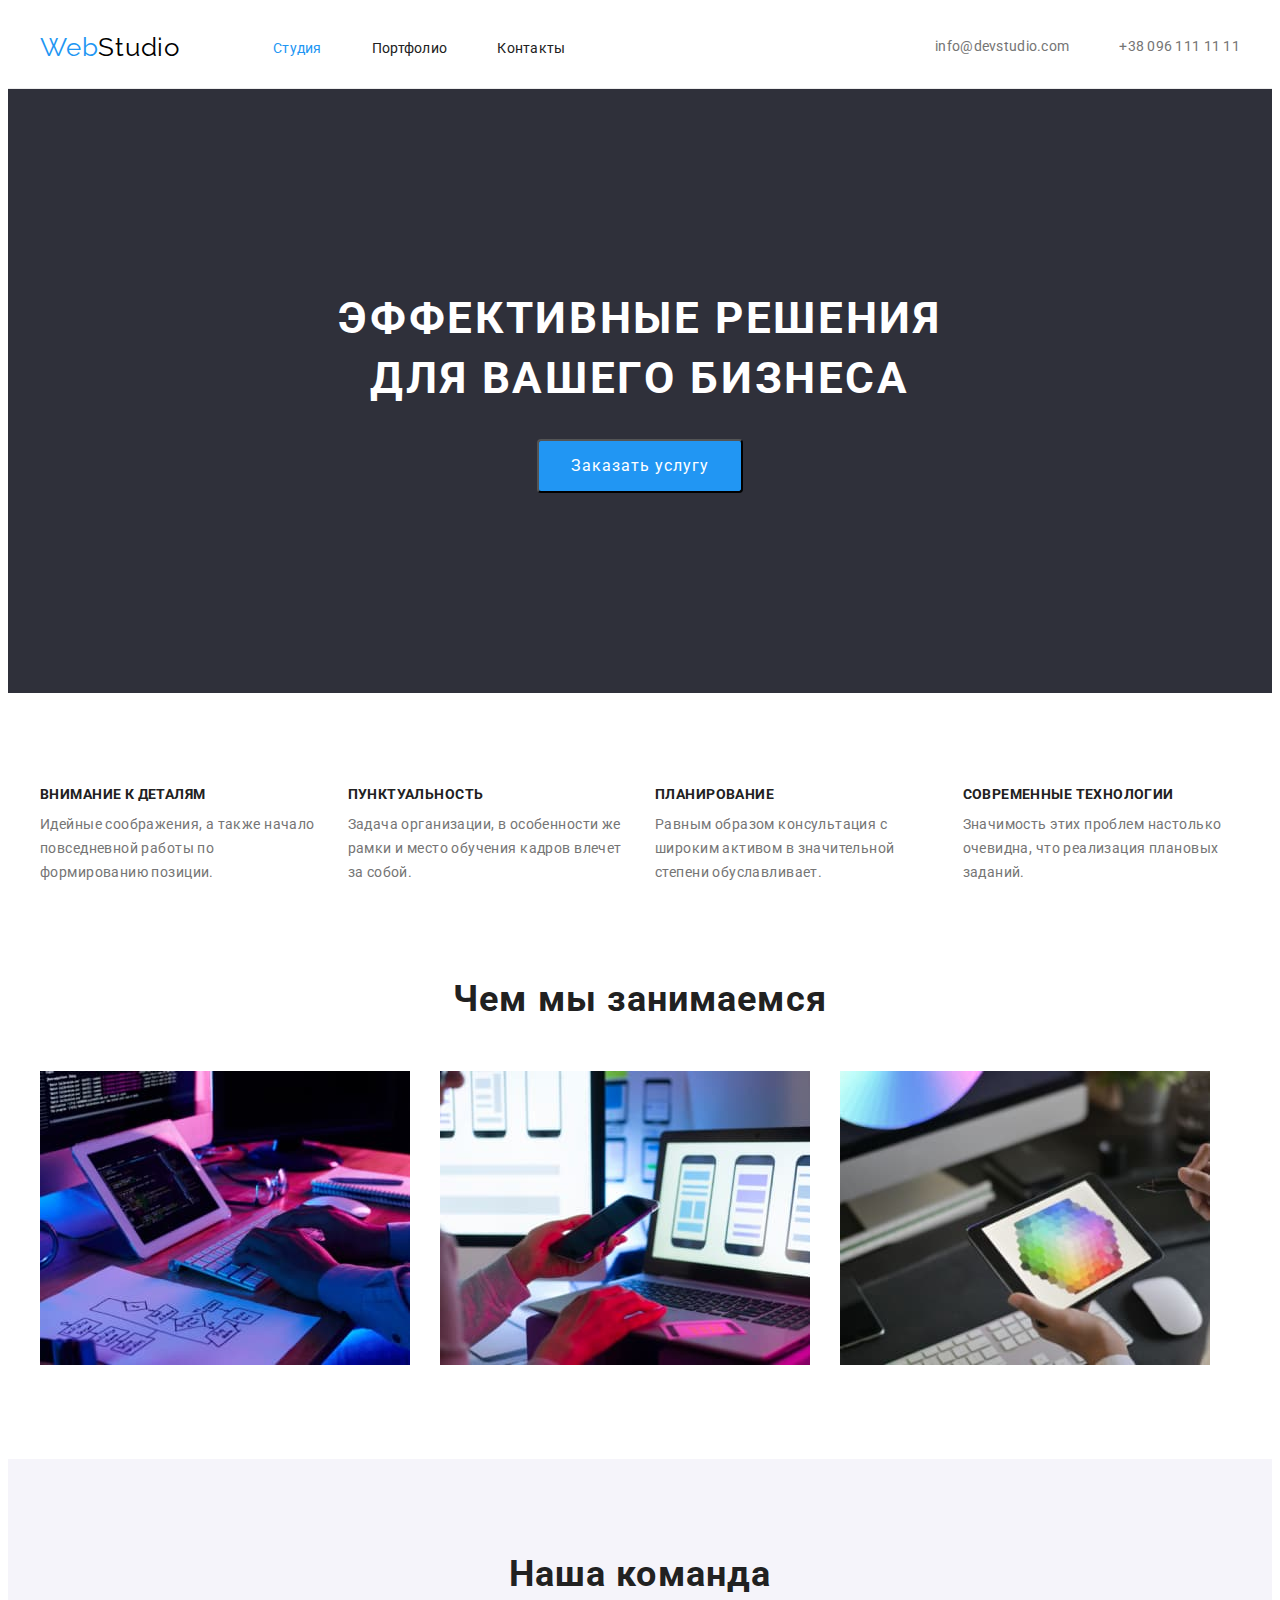
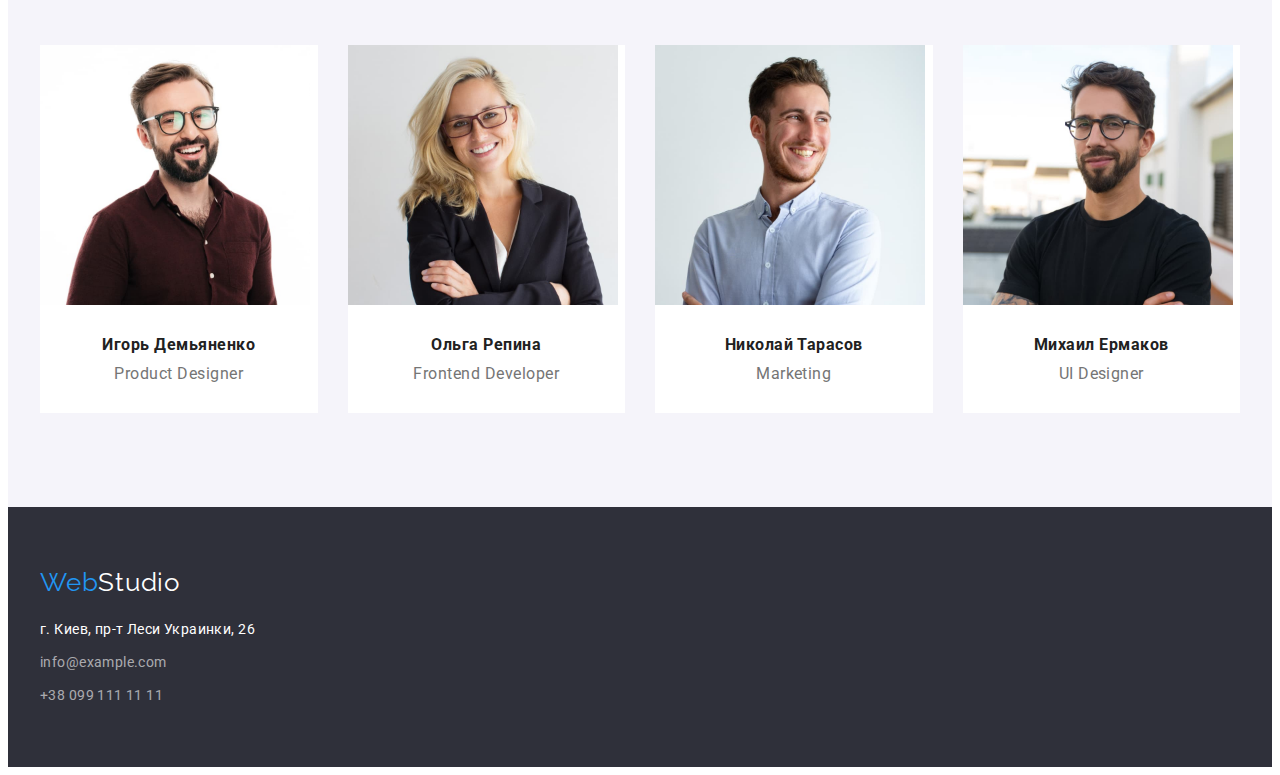
<file: index.html>
<!DOCTYPE html>
<html lang="ru">
<head>
    <meta charset="UTF-8">
    <meta http-equiv="X-UA-Compatible" content="IE=edge">
    <meta name="viewport" content="width=device-width, initial-scale=1.0">
    <title>Студия</title>
    <link rel="preconnect" href="https://fonts.googleapis.com">
    <link rel="preconnect" href="https://fonts.gstatic.com" crossorigin>
    <link href="https://fonts.googleapis.com/css2?family=Raleway:wght@700&family=Roboto:wght@400;500;700;900&display=swap"
        rel="stylesheet">
    <link rel="stylesheet" href="https://cdnjs.cloudflare.com/ajax/libs/modern-normalize/1.1.0/modern-normalize.min.css"
        integrity="sha512-wpPYUAdjBVSE4KJnH1VR1HeZfpl1ub8YT/NKx4PuQ5NmX2tKuGu6U/JRp5y+Y8XG2tV+wKQpNHVUX03MfMFn9Q=="
        crossorigin="anonymous" referrerpolicy="no-referrer" />
    <link rel="stylesheet" href="./css/styles.css">
</head>
<body class="body">
    <!-- HEADER -->
    <header class="page-header">
        <div class="container page-header-container">
        <nav class="navigation">
            <a class="logo logo-header link" href="/" lang="en">Web<span class="logo-dark">Studio</span>    
            </a>
            <ul class="menu">
                <li class="menu-item" >
                    <a class="menu-link link current" href="">Студия</a>
                </li>
                <li class="menu-item" >
                    <a class="menu-link link" href="./portfolio.html">Портфолио</a>
                </li>
                <li class="menu-item" >
                    <a class="menu-link link" href="">Контакты</a>
                </li> 
            </ul>
        </nav>
            <ul class="page-header-contacts list">
                <li>
                    <a class="page-header-mail link" href="mailto:info@devstudio.com">info@devstudio.com</a>
                </li>
                <li class="header-tel">
                    <a class="page-header-tel link" href="tel:+380961111111">+38 096 111 11 11</a>
                </li>
            </ul>
        </div>
    </header>
    <main>
        <!-- HERO -->
           <section class="hero">
               <div class="container">
               <h1 class="hero-title">Эффективные решения для вашего бизнеса</h1>
               <button class="modal-btn" type="button">Заказать услугу</button>
           </div>
           </section>
        <!-- FEATURES -->
        <section class="section">
        <div class="container">
            <h2 class="Invisible-title visually-hidden">Особенности</h2>
            <ul class="features-list">
                <li class="features-list-item">
                    <h3 class="features-list-item-title section-title">Внимание к деталям</h3>
                    <p class="features-list-text">Идейные соображения, а также начало повседневной работы по формированию позиции.</p>
                </li>
                <li class="features-list-item">
                    <h3 class="features-list-item-title section-title">Пунктуальность</h3>
                    <p class="features-list-text">Задача организации, в особенности же рамки и место обучения кадров влечет за собой.</p>
                </li>
                <li class="features-list-item">
                    <h3 class="features-list-item-title section-title">Планирование</h3>
                    <p class="features-list-text">Равным образом консультация с широким активом в значительной степени обуславливает.</p>
                </li>
                <li class="features-list-item">
                    <h3 class="features-list-item-title section-title">Современные технологии</h3>
                    <p class="features-list-text">Значимость этих проблем настолько очевидна, что реализация плановых заданий.</p>
                </li>
            </ul>
        </div>
       </section> 
       <!-- ABOUT-->
       <section class="about section">
        <div class="container">
            <h2 class="title">Чем мы занимаемся</h2>
            <ul class="about-list">
               <li class="about-list-item">
                   <img class="about-list-img" src="./images/about/about-img-1.jpg" alt="Разработчик пишет код" width="370" height="290">
               </li>
               <li class="about-list-item">
                   <img class="about-list-img" src="./images/about/about-img-2.jpg" alt="Разработчик работает над мобильным приложением" width="370" height="290">
               </li>
               <li class="about-list-item">
                   <img class="about-list-img" src="./images/about/about-img-3.jpg" alt="Дизайнер подбирает цвета" width="370" height="290">
               </li>
           </ul>
        </div>
       </section>
       <!-- OUR TEAM -->
       <section class="employees-section section">
           <div class="container">
           <h2 class="title">Наша команда</h2>
           <ul class="employees-list">
               <li class="employees-card">
                   <img class="employees-photo" src="./images/our-team/igor-demyanenko-img-1.jpg"       alt="мужчина улыбается" width="270" height="260">
                <div class="employees-cards-content-wrapper">
                   <h3 class="employees-name section-title">Игорь Демьяненко</h3>
                   <p class="employees-position" lang="en">Product Designer</p>
                </div>
               </li>
               <li class="employees-card">
                   <img class="employees-photo" src="./images/our-team/olga-repina-img-2.jpg" alt="женщина улыбается" width="270" height="260">
                <div class="employees-cards-content-wrapper">
                   <h3 class="employees-name section-title">Ольга Репина</h3>
                   <p class="employees-position" lang="en">Frontend Developer</p>
                </div>
               </li>
            <li class="employees-card">
                <img class="employees-photo" src="./images/our-team/nikolaj-tarasov-img-3.jpg" alt="мужчина улыбается" width="270" height="260">
            <div class="employees-cards-content-wrapper">
                <h3 class="employees-name section-title">Николай Тарасов</h3>
                <p class="employees-position" lang="en">Marketing</p>
            </div>
            </li>
            <li class="employees-card">
                <img class="employees-photo" src="./images/our-team/mihail-ermakov-img-4.jpg" alt="мужчина улыбается" width="270" height="260">
            <div class="employees-cards-content-wrapper">
                <h3 class="employees-name section-title">Михаил Ермаков</h3>
                <p class="employees-position" lang="en">UI Designer</p>
            </div>
            </li>
           </ul>
        </div>
       </section>
    </main>
    <!-- FOOTER -->
    <footer class="footer">
        <div class="container">
        <a class="logo link footer-logo" href="/" lang="en">Web<span class="logo-light">Studio</span></a>
        <!-- CONTACT INFORMATION -->
        <address class="contact-info">
        <ul class="contact-list">
            <li class="contact-list-item">
                <a class="contact-list-link link map" href="https://goo.gl/maps/mqFkWckFCeggj8cy6" target="_blank" rel="noopener noreferrer">г. Киев, пр-т Леси Украинки, 26</a> 
            </li>
            <li class="contact-list-item">
                <a class="contact-list-link link connection" href="mailto:info@example.com">info@example.com</a>
            </li>
            <li class="contact-list-item">
                <a class="contact-list-link link connection" href="tel:+380991111111">+38 099 111 11 11</a>
            </li>
        </ul>
    </address>
</div>
    </footer>
</body>
</html>
</file>
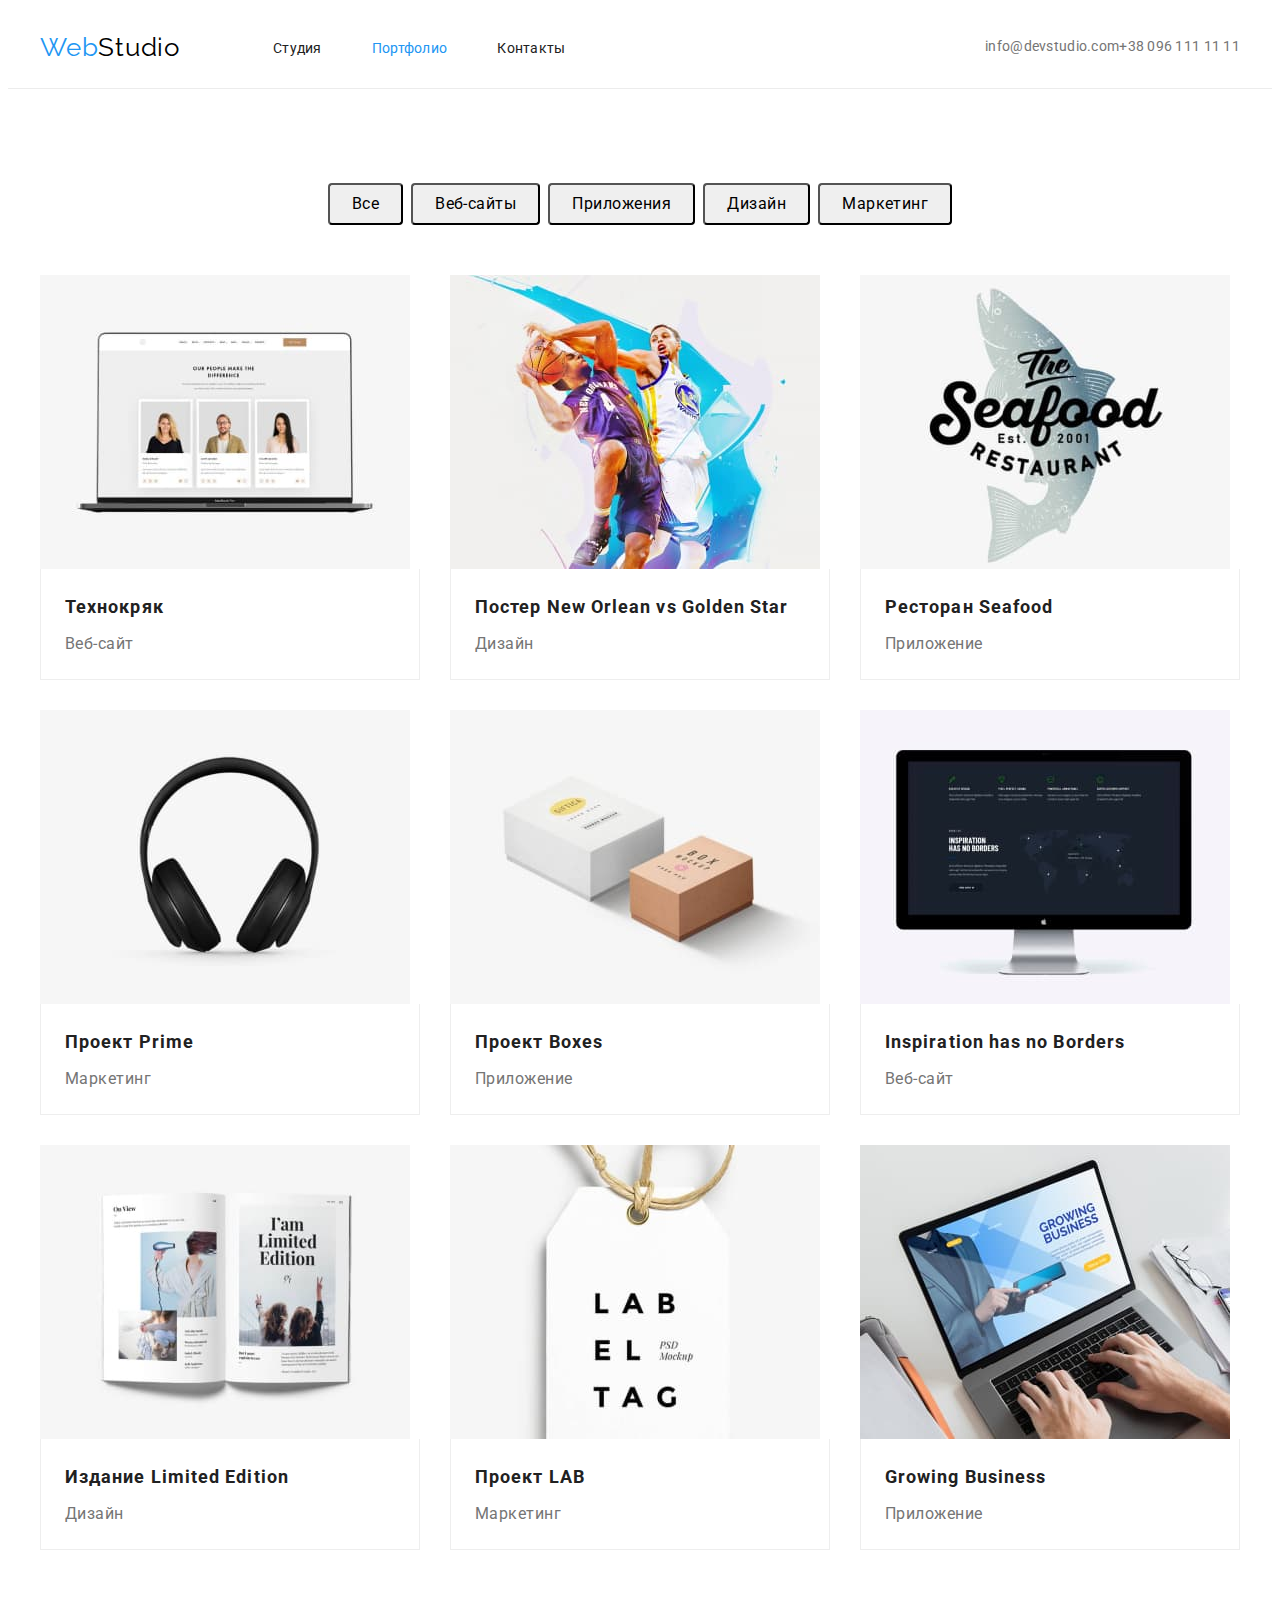
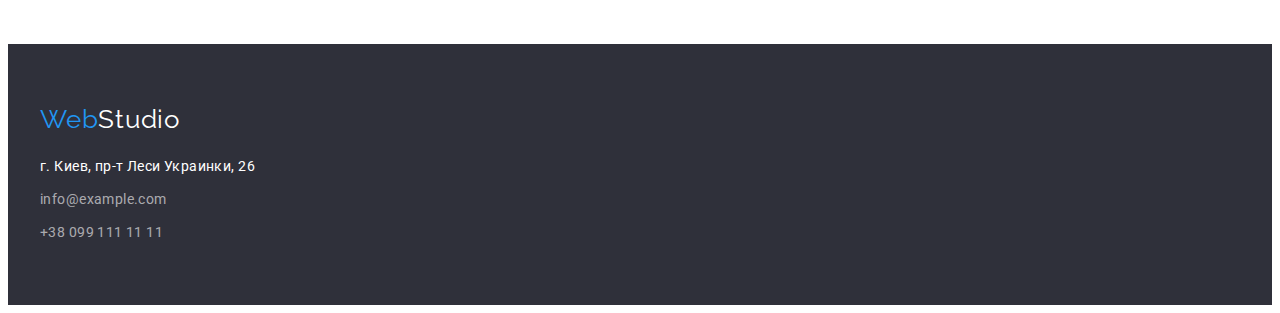
<file: portfolio.html>
<!DOCTYPE html>
<html lang="ru">

<head>
    <meta charset="UTF-8">
    <meta http-equiv="X-UA-Compatible" content="IE=edge">
    <meta name="viewport" content="width=device-width, initial-scale=1.0">
    <title>Портфолио</title>
    <link rel="preconnect" href="https://fonts.googleapis.com">
    <link rel="preconnect" href="https://fonts.gstatic.com" crossorigin>
    <link href="https://fonts.googleapis.com/css2?family=Raleway:wght@700&family=Roboto:wght@400;500;700;900&display=swap"
    rel="stylesheet">
    <link rel="stylesheet" href="https://cdnjs.cloudflare.com/ajax/libs/modern-normalize/1.1.0/modern-normalize.min.css"
        integrity="sha512-wpPYUAdjBVSE4KJnH1VR1HeZfpl1ub8YT/NKx4PuQ5NmX2tKuGu6U/JRp5y+Y8XG2tV+wKQpNHVUX03MfMFn9Q=="
        crossorigin="anonymous" referrerpolicy="no-referrer" />
    <link rel="stylesheet" href="./css/styles.css">
</head>
<body class="body">
    <!-- HEADER -->
    <header class="page-header">
        <div class="container page-header-container">
        <nav class="navigation">
            <a class="logo link logo-header" href="/" lang="en">
                Web<span class="logo-dark">Studio</span></a>
            <ul class="menu">
                <li class="menu-item">
                    <a class="menu-link link" href="">Студия</a>
                </li>
                <li class="menu-item">
                    <a class="menu-link link current" href="">Портфолио</a>
                </li>
                <li class="menu-item">
                    <a class="menu-link link" href="">Контакты</a>
                </li>
            </ul>
        </nav>
        <ul class="page-header-contacts list">
            <li>
                <a class="page-header-mail link" href="mailto:info@devstudio.com">info@devstudio.com</a>
            </li>
            <li>
                <a class="page-header-tel link" href="tel:+380961111111">+38 096 111 11 11</a>
            </li>
        </ul>
    </div>
    </header>
<main>
    <!-- PORTFOLIO -->
    <section class="section">
        <div class="container">
        <h1 class="Invisible-title visually-hidden">Портфолио</h1>
        <ul class="project-btn-list">
            <li class="project-list-item"> <button class="project-modal-btn" type="button">Все</button></li>
            <li class="project-list-item"> <button class="project-modal-btn" type="button">Веб-сайты</button></li>
            <li class="project-list-item"> <button class="project-modal-btn" type="button">Приложения</button></li>
            <li class="project-list-item"> <button class="project-modal-btn" type="button">Дизайн</button></li>
            <li class="project-list-item"> <button class="project-modal-btn" type="button">Маркетинг</button></li>
        </ul>
        <ul class="project-cards-list">
            <li class="cards-list-item">
                <img class="project-img" src="./images/portfolio/technocrack-web.jpg" alt="Ноутбук с веб-сайтом" width="370" height="290" >
            <div class="project-cards-content-wrapper">
                <h2 class="project-title">Технокряк</h2>
                <p class="project-text">Веб-сайт</p>
            </div>
            </li>
            <li class="cards-list-item">
                <img class="project-img" src="./images/portfolio/poster-new-orlean.jpg" alt="Постер" width="370" height="290" >
            <div class="project-cards-content-wrapper">
                <h2 class="project-title">Постер <span lang="en">New Orlean vs Golden Star</span></h2>
                <p class="project-text">Дизайн</p>
            </div>
            </li>
            <li class="cards-list-item">
                <img class="project-img" src="./images/portfolio/seafood.jpg" alt="Название ресторана" width="370" height="290" >
            <div class="project-cards-content-wrapper">
                <h2 class="project-title">Ресторан <span lang="en">Seafood</span></h2>
                <p class="project-text">Приложение</p>
            </div>
            </li>
            <li class="cards-list-item">
                <img class="project-img" src="./images/portfolio/project-prime.jpg" alt="Наушники" width="370" height="290" >
            <div class="project-cards-content-wrapper">
                <h2 class="project-title">Проект <span lang="en">Prime</span></h2>
                <p class="project-text">Маркетинг</p>
            </div>
            </li>
            <li class="cards-list-item">
                <img class="project-img" src="./images/portfolio/project-boxes.jpg" alt="Две коробки" width="370" height="290" >
            <div class="project-cards-content-wrapper">
                <h2 class="project-title">Проект <span lang="en">Boxes</span></h2>
                <p class="project-text">Приложение</p>
            </div>
            </li>
            <li class="cards-list-item">
                <img class="project-img" src="./images/portfolio/inspiration-web.jpg" alt="Монитор" width="370" height="290" >
            <div class="project-cards-content-wrapper">
                <h2 class="project-title" lang="en">Inspiration has no Borders</h2>
                <p class="project-text">Веб-сайт</p>
            </div>
            </li>
            <li class="cards-list-item">
                <img class="project-img" src="./images/portfolio/limited-edition.jpg" alt="Открытая книга" width="370" height="290" >
            <div class="project-cards-content-wrapper">
                <h2 class="project-title">Издание <span lang="en">Limited Edition</span></h2>
                <p class="project-text">Дизайн</p>
            </div>
            </li>
            <li class="cards-list-item">
                <img class="project-img" src="./images/portfolio/project-lab.jpg" alt="Бирка" width="370" height="290" >
            <div class="project-cards-content-wrapper">
                <h2 class="project-title">Проект <span lang="en">LAB</span></h2>
                <p class="project-text">Маркетинг</p>
            </div>
            </li>
            <li class="cards-list-item">
                <img class="project-img" src="./images/portfolio/growing-bisness-app.jpg" alt="Печатает на ноутбуке" width="370" height="290" >
            <div class="project-cards-content-wrapper">
                <h2 class="project-title" lang="en">Growing Business</h2>
                <p class="project-text">Приложение</p>
            </div>
            </li>
        </ul>
    </div>
    </section>
</main>
    <!-- FOOTER -->
    <footer class="footer">
        <div class="container">
            <a class="logo link footer-logo " href="/" lang="en">Web<span class="logo-light">Studio</span></a>
            <!-- CONTACT INFORMATION -->
        <address class="contact-info">
            <ul class="contact-list">
                <li class="contact-list-item"> 
                    <a class="contact-list-link link map" href="https://goo.gl/maps/mqFkWckFCeggj8cy6" target="_blank" rel="noopener noreferrer">г. Киев,
                        пр-т
                        Леси Украинки, 26</a>
                </li>
                <li class="contact-list-item">
                    <a  class="contact-list-link link connection" href="mailto:info@example.com">info@example.com</a>
                </li>
                <li class="contact-list-item">
                    <a  class="contact-list-link link connection" href="tel:+380991111111">+38 099 111 11 11</a>
                </li>
            </ul>
        </address>
    </div>
    </footer>
</body>

</html>
</file>
<file: css/styles.css>
:root{
    --primary-font-family:'Roboto', sans-serif;
    --secondary-font-family:'Raleway', sans-serif;
    --accent-color: #2196F3;
    --primary-text-color: #212121;
    --secondary-text-color: #757575;
    --background-modal-btn-color: #188CE8;
    --background-dark-color: #2F303A;
    --auxiliary-light-text-color: #FFFFFF;
    --auxiliary-dark-text-color: #000000;
}
/*======= COMPONENTS======= */
h1,h2,h3,p{
    margin-top: 0;
    margin-bottom: 0;
}

ul,ol{
    margin-top: 0;
    margin-bottom: 0;
    padding-left: 0;
    list-style: none;
}

img{
    display: block;
    max-width: 100%;
    height: auto;
}

.link{
    text-decoration: none;
}

.body{
    font-family: var(--primary-font-family);
    color:var(--primary-text-color);
}

.container{
    width: 1200px;
    margin-left: auto;
    margin-right: auto;
    padding-right: 15px;
    padding-left: 15px;
}

.section{
    padding-top: 94px;
    padding-bottom: 94px;
}

.section-title{
    margin-bottom: 10px;
}

.visually-hidden {
    position: absolute;
    width: 1px;
    height: 1px;
    margin: -1px;
    border: 0;
    padding: 0;
    white-space: nowrap;
    clip-path: inset(100%);
    clip: rect(0 0 0 0);
    overflow: hidden;
    }

/*======= /COMPONENTS======= */

/* =======HEADER======== */
.page-header{
    padding-top: 24px;
    padding-bottom: 25px;
    border-bottom: 1px solid #ECECEC;
}

.page-header-container{
    display: flex;
    align-items: center;
    justify-content: space-between;
}

.navigation{
    display: flex;
    align-items: center;
}

.logo-header{
    margin-right: 93px;
}

.menu{
    display: flex;
    }

.menu-item:not(:last-child){
    margin-right: 50px;
}

.header-tel{
    margin-left: 50px;
}

.logo{
    font-family:var(--secondary-font-family);
    font-size: 26px;
    line-height: 1.19;
    letter-spacing: 0.03em;
    color: var(--accent-color);
}
.logo-dark{
    color: var(--auxiliary-dark-text-color);
}

.menu-link{
    font-size: 14px;
    line-height: 1.14;
    letter-spacing: 0.02em;
    color: var(--primary-text-color);
}

.menu-link:hover,
.menu-link:focus{
    color: var(--accent-color);
}

.menu-link.current{
    color: var(--accent-color);
}

.page-header-contacts{
    display: flex;
    align-items: center;

    font-size: 14px;
    line-height: 1.14;
    letter-spacing: 0.02em;
    color: var(--secondary-text-color);
}

.page-header-mail:hover,
.page-header-mail:focus{
    color: var(--accent-color);
}

.page-header-tel:hover,
.page-header-tel:focus{
    color: var(--accent-color);
}
.page-header-mail,
.page-header-tel{
    color:var(--secondary-text-color)
}
/* =======/HEADER======== */

/* ========HERO======== */
.hero{
    background-color: var(--background-dark-color);
    text-align: center;
    padding-top: 200px;
    padding-bottom: 200px;
}

.hero-title{
    width: 696px;
    margin-left: auto;
    margin-right: auto;
    margin-bottom: 30px;

    font-size: 44px;
    line-height: 1.36;
    letter-spacing: 0.06em;
    text-transform: uppercase;
    color: var(--auxiliary-light-text-color);
}

.modal-btn{
    min-width: 200px;
    border-radius: 4px;
    padding: 10px 32px;

    font-family: inherit;
    font-size: 16px;
    line-height: 1.88;
    letter-spacing: 0.06em;
    cursor: pointer;
    color: var(--auxiliary-light-text-color);
    background-color:var(--accent-color);
}

.modal-btn:hover,
.modal-btn:focus{
    color: var(--auxiliary-light-text-color);
    background-color: var(--background-modal-btn-color);
}
/* ========/HERO======== */

/* =======FEATURES======= */
.features-list-item-title{
    font-family: var(--primary-font-family);
    font-weight: 700;
    font-size: 14px;
    line-height: 1.14;
    letter-spacing: 0.03em;
    text-transform: uppercase;
}

.features-list-text{
    font-size: 14px;
    line-height: 1.71;
    letter-spacing: 0.03em;
    color: var(--secondary-text-color);
}

.features-list{
    display: flex;
    flex-wrap: wrap;
    margin: -15px;
}

.features-list-item{
    margin: 15px;
}

.features-list-item{
    flex-basis: calc((100% - 120px) / 4);
}

/* .features-list-item:not(:last-child){ */
    /* margin-right: 30px; */

/* =======/FEATURES======= */

/* ========ABOUT======== */
.about{
    padding-top: 0;
}

.about-list{
    display: flex;
    flex-direction: row;
}

.about-list-item{
    flex: basis calc((100% - 60px) / 3);
}

.about-list-item:not(:last-child){
    margin-right: 30px;
}

.title{
    text-align: center;
    margin-bottom: 50px;

    font-size: 36px;
    line-height: 1.17;
    letter-spacing: 0.03em;
     }
/* ========/ABOUT======== */

/*========OUR TEAM========*/
.employees-section{
    background: #F5F4FA;
}

.employees-list{
    display: flex;
    flex-wrap: wrap;
}

.employees-card{
    flex-basis: calc((100% - 90px) / 4);
}

.employees-card:not(:last-child){
    margin-right: 30px;
}

/* ЕСЛИ ДОБАВЯТСЯ ЕЩЕ РАБОТНИКИ
.employees-card:not(:nth-child(4n)){
    margin-right: 30px;}
 
.employees-card:not(:nth-last-child(- n + 4)){
    margin-bottom: 30px ;
 } */

.employees-name{
    font-size: 16px;
    line-height: 1.19;
    letter-spacing: 0.03em;
    }

.employees-position{
    font-family: var(--primary-font-family);
    font-weight: 400;
    font-size: 16px;
    line-height: 1.19;
    letter-spacing: 0.03em;
    color: var(--secondary-text-color);
}
.employees-card{
    background-color: var(--auxiliary-light-text-color);
}

.employees-cards-content-wrapper{
    text-align: center;
    padding-top: 30px;
    padding-bottom: 30px;;
}
/*========/OUR TEAM========*/

/* =======FOOTER======= */
.footer{
    padding-top: 60px;
    padding-bottom: 60px;
    background-color: var(--background-dark-color);
}

.logo-light {
    color: var(--auxiliary-light-text-color);
}

.footer-logo{
    display: inline-block;
    margin-bottom: 20px;
}

.contact-list{
    font-style: normal;
    font-size: 14px;
    line-height: 1.71;
    letter-spacing: 0.03em;
}
.contact-list-link:hover,
.contact-list-link:focus{
    color: var(--accent-color);
}
.map{
    color: var(--auxiliary-light-text-color);
}
.connection{
    color: rgba(255, 255,255, 0.6);
}

.contact-list-item:not(:last-child){
    margin-bottom: 9px;
}

/* =======/FOOTER======= */

/* =========PORTFOLIO========*/
.project-btn-list{
    display: flex;
    justify-content: center;
    margin-bottom: 50px;
}

.project-list-item:not(:last-child){
    margin-right: 8px;
}

.project-modal-btn{
    border-radius: 4px;
    padding: 6px 22px;

    font-family: inherit;
    font-size: 16px;
    line-height: 1.62;
    letter-spacing: 0.03em;
    cursor: pointer;
    color: var(--auxiliary-dark-text-color);
    }

.project-modal-btn:hover,
.project-modal-btn:focus{
    color: var(--auxiliary-light-text-color); 
    background-color: var(--accent-color);
}

.project-cards-list{
    display: flex;
    flex-wrap: wrap;
}

.cards-list-item{
    flex-basis: calc((100% - 60px) / 3);
}

.cards-list-item:not(:nth-child(3n)){
    margin-right: 30px;
}

.cards-list-item:not(:nth-last-child(-n + 3)){
    margin-bottom: 30px;
}

.project-cards-content-wrapper{
    padding: 20px 24px;
    border: 1px solid #EEEEEE;
    border-top: none;

    background-color: var(--auxiliary-light-text-color);
}

.project-title{
    margin-bottom: 4px;

    font-size: 18px;
    line-height: 36px;
    letter-spacing: 0.06em;
    }

.project-text{
    font-size: 16px;
    line-height: 30px;
    letter-spacing: 0.03em;
    color: var(--secondary-text-color)
}
/* =========/PORTFOLIO========*/
</file>
